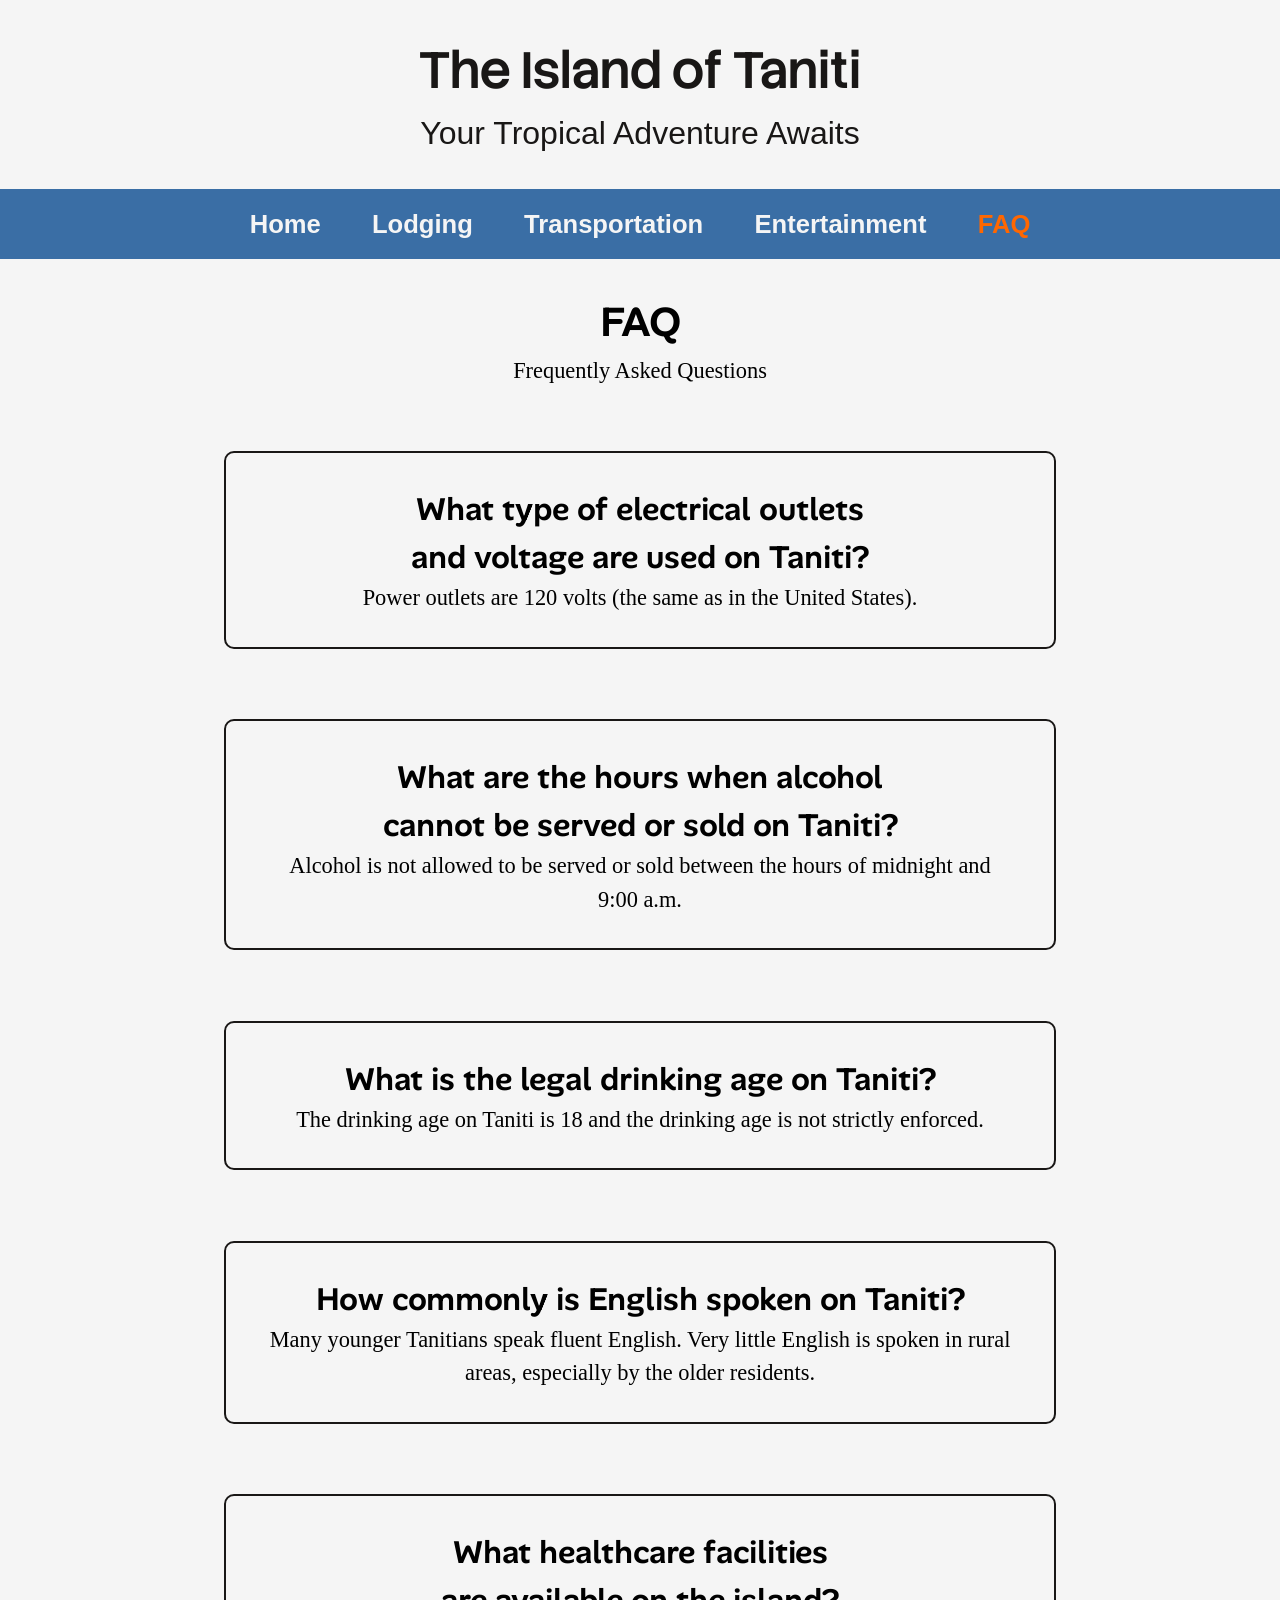
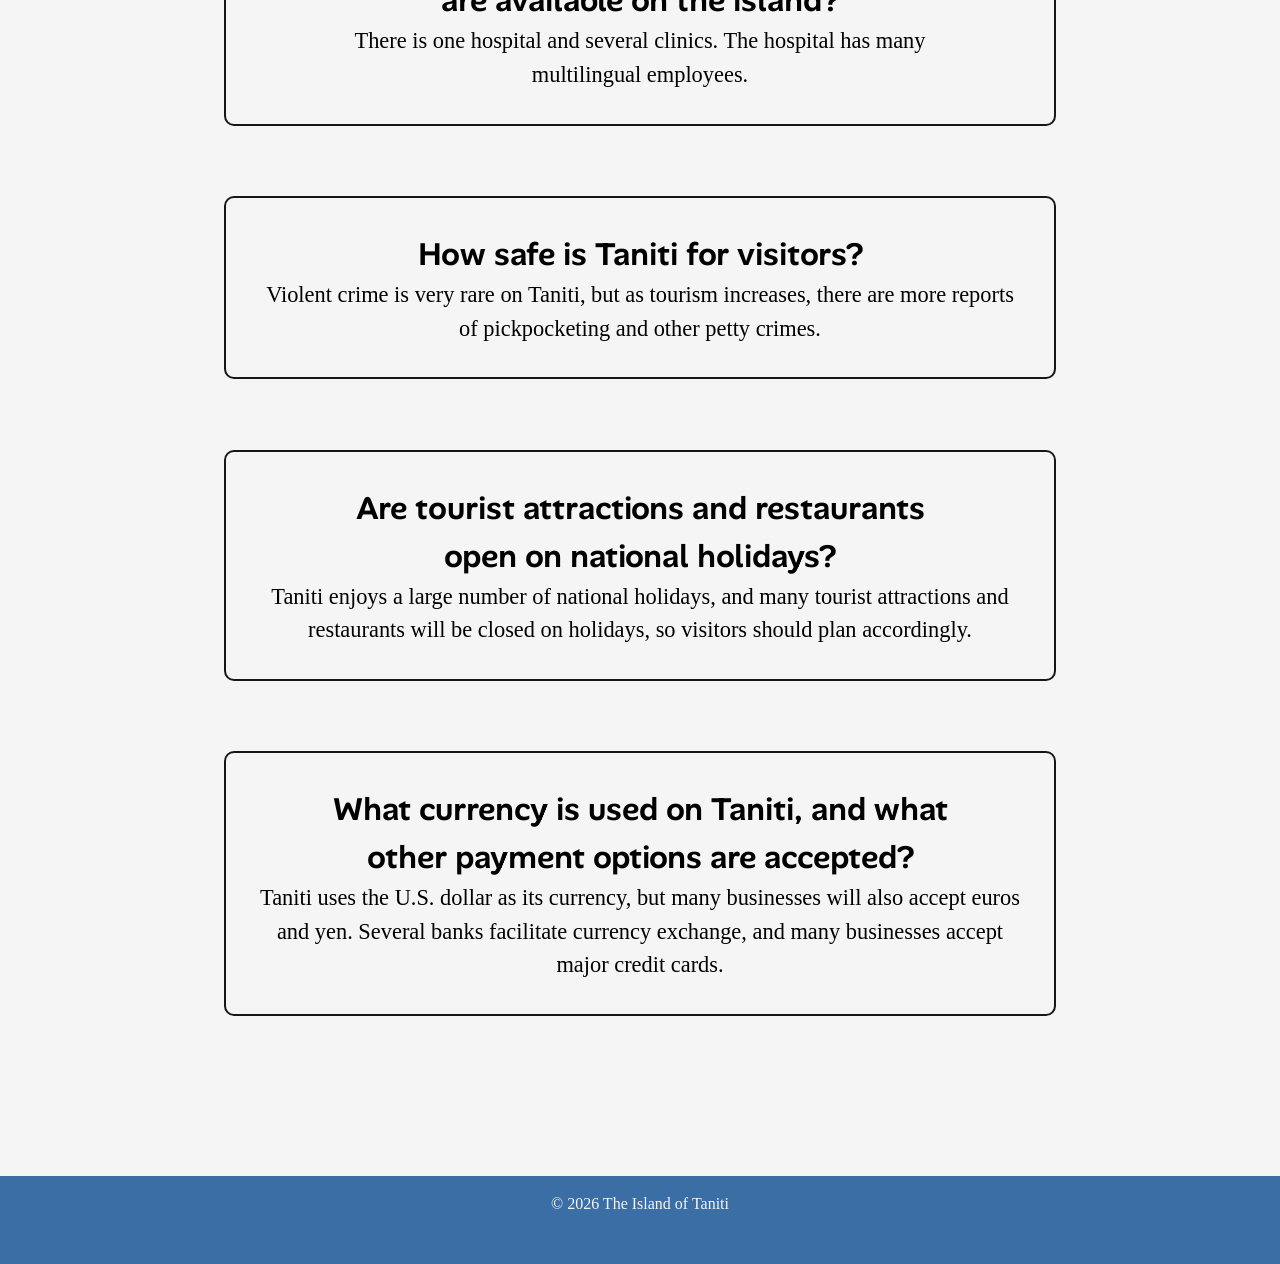
<file: faq.html>
<!doctype html>
<html lang="en">
  <head>
    <meta charset="UTF-8" />
    <meta name="viewport" content="width=device-width, initial-scale=1.0" />
    <title>Home - The Island of Taniti</title>
    <link rel="stylesheet" href="styles.css" />
    <link rel="preconnect" href="https://fonts.googleapis.com" />
    <link rel="preconnect" href="https://fonts.gstatic.com" crossorigin />
    <link
      href="https://fonts.googleapis.com/css2?family=Stack+Sans+Headline:wght@200..700&display=swap"
      rel="stylesheet"
    />
    <link
      href="https://fonts.googleapis.com/css2?family=Alan+Sans:wght@300..900&display=swap"
      rel="stylesheet"
    />
  </head>
  <body>
    <header>
      <div class="logo-text">
        <h1>The Island of Taniti</h1>
        <h2>Your Tropical Adventure Awaits</h2>
      </div>
      <nav>
        <a href="index.html">Home</a>
        <a href="lodging.html">Lodging</a>
        <a href="transportation.html">Transportation</a>
        <a href="entertainment.html">Entertainment</a>
        <a href="faq.html" class="current-page">FAQ</a>
      </nav>
    </header>
    <main>
      <div class="info heading">
        <h3>FAQ</h3>
        <p>Frequently Asked Questions</p>
      </div>
      <div class="qa-container">
        <div class="component qa">
          <div class="info">
            <h4>
              What type of electrical outlets and voltage are used on Taniti?
            </h4>
            <p>
              Power outlets are 120 volts (the same as in the United States).
            </p>
          </div>
        </div>
        <div class="component qa">
          <div class="info">
            <h4>
              What are the hours when alcohol cannot be served or sold on
              Taniti?
            </h4>
            <p>
              Alcohol is not allowed to be served or sold between the hours of
              midnight and 9:00 a.m.
            </p>
          </div>
        </div>
        <div class="component qa">
          <div class="info">
            <h4>What is the legal drinking age on Taniti?</h4>
            <p>
              The drinking age on Taniti is 18 and the drinking age is not
              strictly enforced.
            </p>
          </div>
        </div>
        <div class="component qa">
          <div class="info">
            <h4>How commonly is English spoken on Taniti?</h4>
            <p>
              Many younger Tanitians speak fluent English. Very little English
              is spoken in rural areas, especially by the older residents.
            </p>
          </div>
        </div>
        <div class="component qa">
          <div class="info">
            <h4>What healthcare facilities are available on the island?</h4>
            <p>
              There is one hospital and several clinics. The hospital has many
              multilingual employees.
            </p>
          </div>
        </div>
        <div class="component qa">
          <div class="info">
            <h4>How safe is Taniti for visitors?</h4>
            <p>
              Violent crime is very rare on Taniti, but as tourism increases,
              there are more reports of pickpocketing and other petty crimes.
            </p>
          </div>
        </div>
        <div class="component qa">
          <div class="info">
            <h4>
              Are tourist attractions and restaurants open on national holidays?
            </h4>
            <p>
              Taniti enjoys a large number of national holidays, and many
              tourist attractions and restaurants will be closed on holidays, so
              visitors should plan accordingly.
            </p>
          </div>
        </div>
        <div class="component qa">
          <div class="info">
            <h4>
              What currency is used on Taniti, and what other payment options
              are accepted?
            </h4>
            <p>
              Taniti uses the U.S. dollar as its currency, but many businesses
              will also accept euros and yen. Several banks facilitate currency
              exchange, and many businesses accept major credit cards.
            </p>
          </div>
        </div>
      </div>
    </main>
    <footer>
      <span>© 2026 The Island of Taniti</span>
    </footer>
  </body>
</html>
</file>
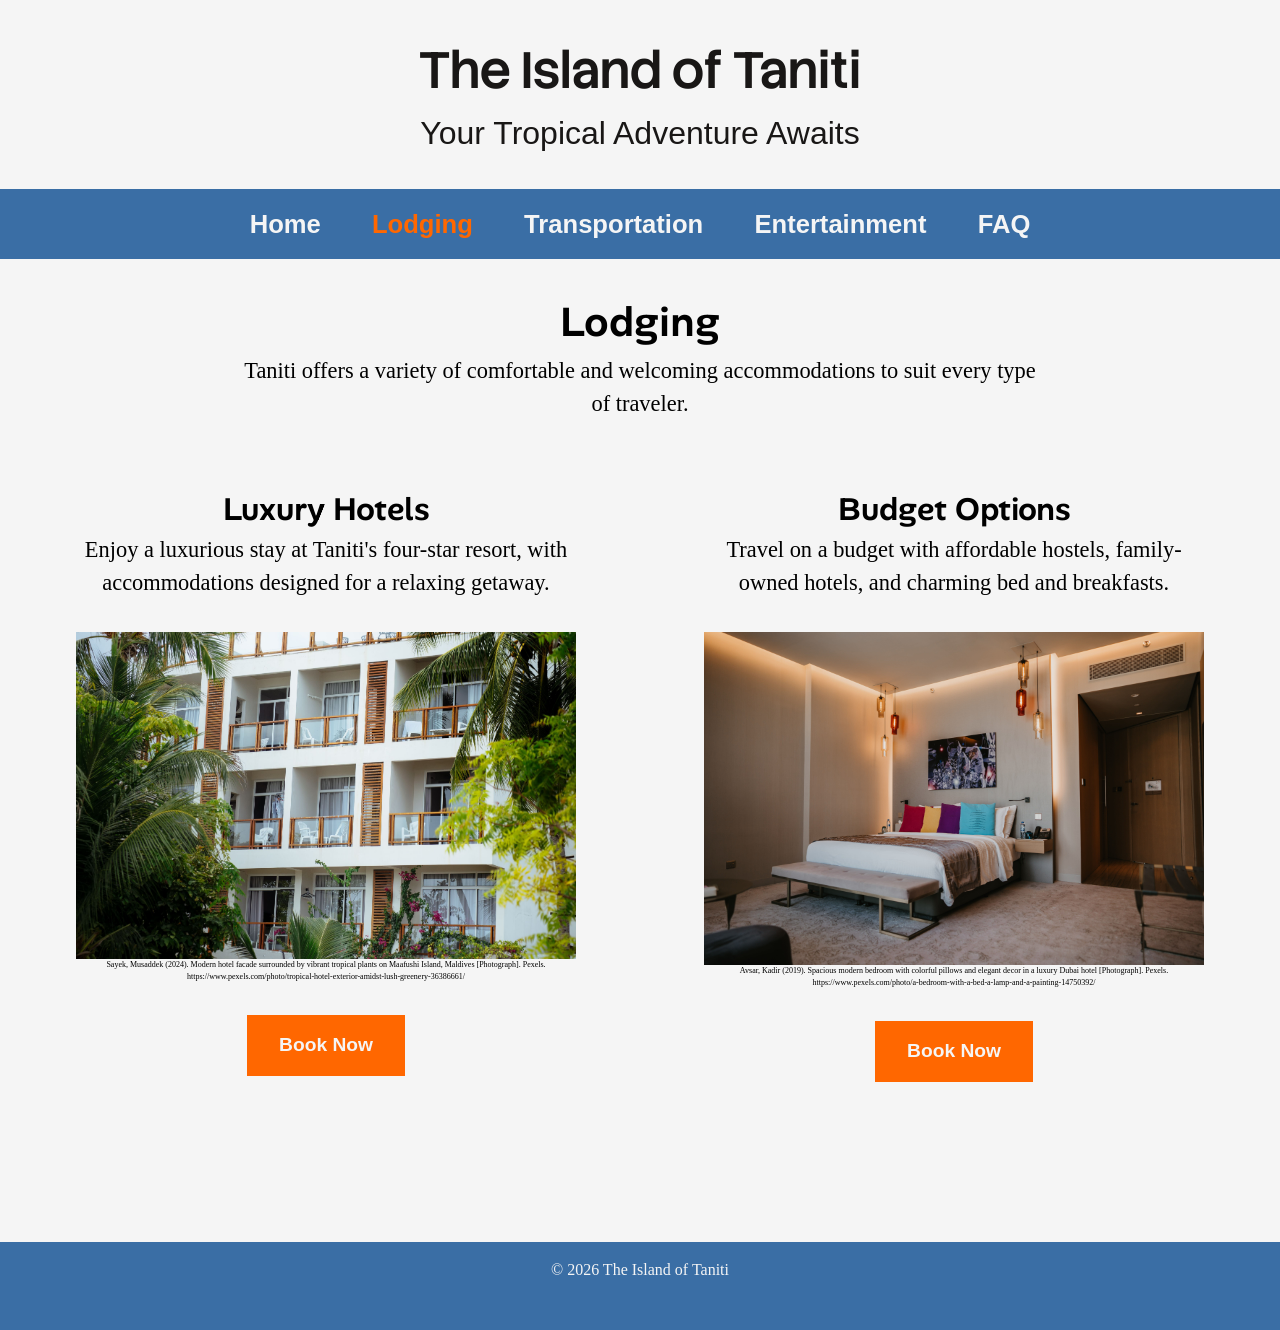
<file: lodging.html>
<!doctype html>
<html lang="en">
  <head>
    <meta charset="UTF-8" />
    <meta name="viewport" content="width=device-width, initial-scale=1.0" />
    <title>Home - The Island of Taniti</title>
    <link rel="stylesheet" href="styles.css" />
    <link rel="preconnect" href="https://fonts.googleapis.com" />
    <link rel="preconnect" href="https://fonts.gstatic.com" crossorigin />
    <link
      href="https://fonts.googleapis.com/css2?family=Stack+Sans+Headline:wght@200..700&display=swap"
      rel="stylesheet"
    />
    <link
      href="https://fonts.googleapis.com/css2?family=Alan+Sans:wght@300..900&display=swap"
      rel="stylesheet"
    />
  </head>
  <body>
    <header>
      <div class="logo-text">
        <h1>The Island of Taniti</h1>
        <h2>Your Tropical Adventure Awaits</h2>
      </div>
      <nav>
        <a href="index.html">Home</a>
        <a href="lodging.html" class="current-page">Lodging</a>
        <a href="transportation.html">Transportation</a>
        <a href="entertainment.html">Entertainment</a>
        <a href="faq.html">FAQ</a>
      </nav>
    </header>
    <main>
      <div class="info heading">
        <h3>Lodging</h3>
        <p>
          Taniti offers a variety of comfortable and welcoming accommodations to
          suit every type of traveler.
        </p>
      </div>
      <div class="container">
        <div class="component">
          <div class="info">
            <h4>Luxury Hotels</h4>
            <p>
              Enjoy a luxurious stay at Taniti's four-star resort, with
              accommodations designed for a relaxing getaway.
            </p>
          </div>
          <figure>
            <img src="./images/hotel.jpg" alt="Luxury Hotel" />
            <figcaption>
              Sayek, Musaddek (2024). Modern hotel facade surrounded by vibrant
              tropical plants on Maafushi Island, Maldives [Photograph]. Pexels.
              https://www.pexels.com/photo/tropical-hotel-exterior-amidst-lush-greenery-36386661/
            </figcaption>
          </figure>
          <button class="book-now-button">Book Now</button>
        </div>
        <div class="component">
          <div class="info">
            <h4>Budget Options</h4>
            <p>
              Travel on a budget with affordable hostels, family-owned hotels,
              and charming bed and breakfasts.
            </p>
          </div>
          <figure>
            <img
              src="./images/bed-and-breakfast.jpg"
              alt="Bed and Breakfast Hostel"
            />
            <figcaption>
              Avsar, Kadir (2019). Spacious modern bedroom with colorful pillows
              and elegant decor in a luxury Dubai hotel [Photograph]. Pexels.
              https://www.pexels.com/photo/a-bedroom-with-a-bed-a-lamp-and-a-painting-14750392/
            </figcaption>
          </figure>
          <button class="book-now-button">Book Now</button>
        </div>
      </div>
    </main>
    <footer>
      <span>© 2026 The Island of Taniti</span>
    </footer>
  </body>
</html>
</file>
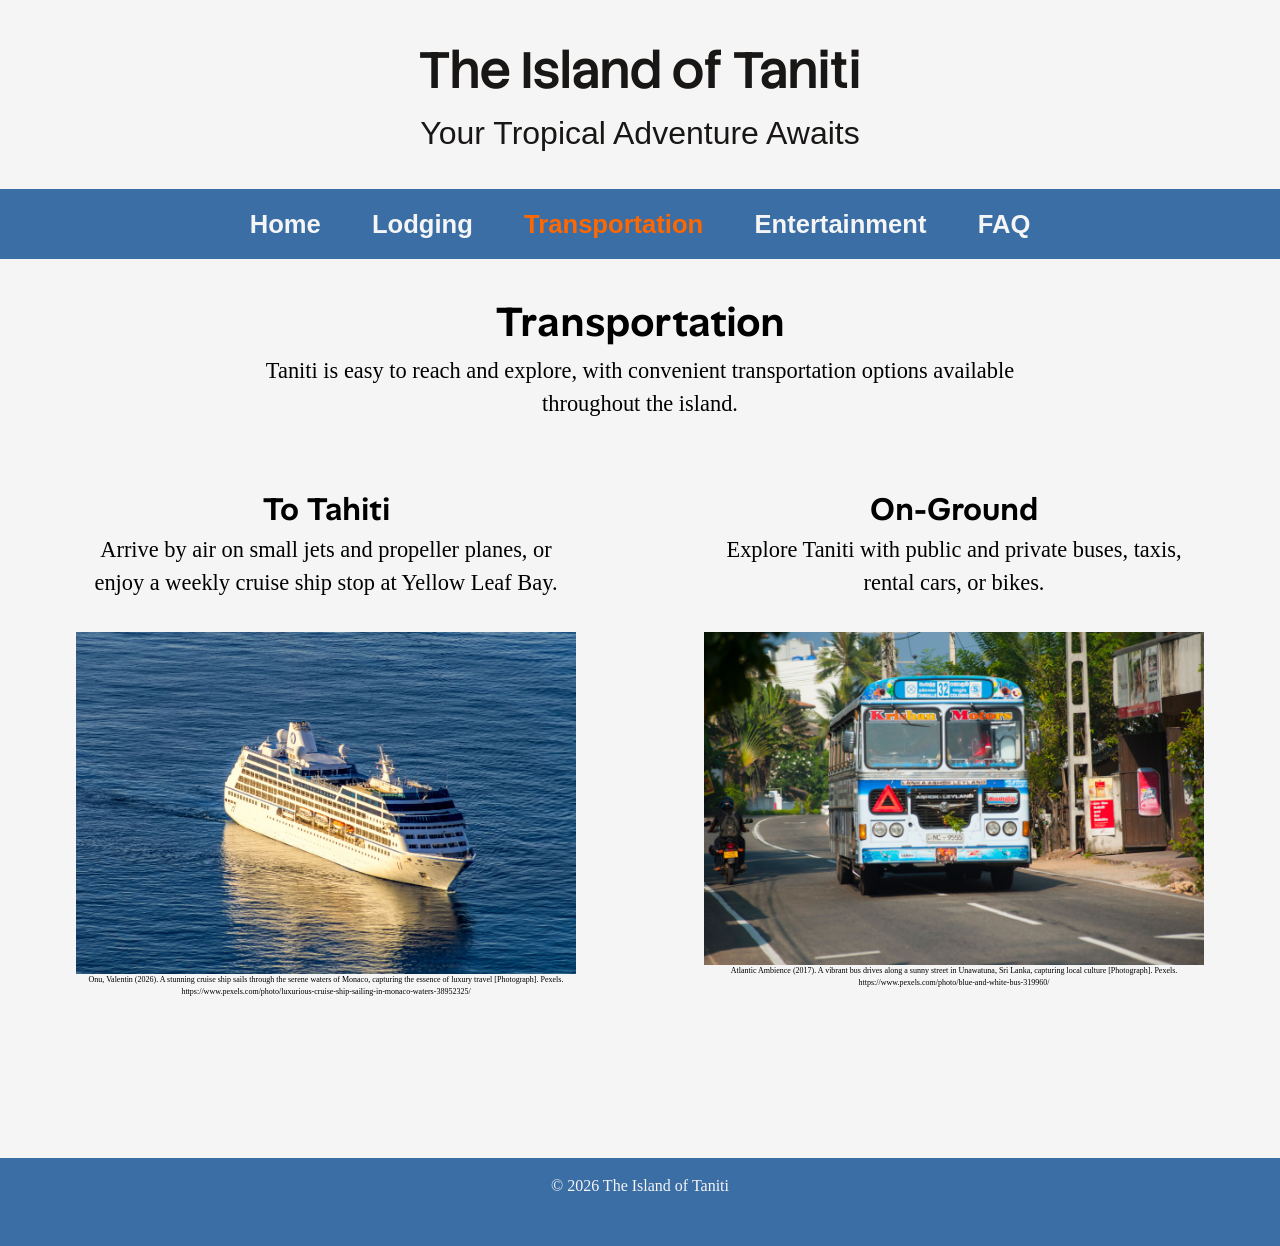
<file: transportation.html>
<!doctype html>
<html lang="en">
  <head>
    <meta charset="UTF-8" />
    <meta name="viewport" content="width=device-width, initial-scale=1.0" />
    <title>Home - The Island of Taniti</title>
    <link rel="stylesheet" href="styles.css" />
    <link rel="preconnect" href="https://fonts.googleapis.com" />
    <link rel="preconnect" href="https://fonts.gstatic.com" crossorigin />
    <link
      href="https://fonts.googleapis.com/css2?family=Stack+Sans+Headline:wght@200..700&display=swap"
      rel="stylesheet"
    />
    <link
      href="https://fonts.googleapis.com/css2?family=Alan+Sans:wght@300..900&display=swap"
      rel="stylesheet"
    />
  </head>
  <body>
    <header>
      <div class="logo-text">
        <h1>The Island of Taniti</h1>
        <h2>Your Tropical Adventure Awaits</h2>
      </div>
      <nav>
        <a href="index.html">Home</a>
        <a href="lodging.html">Lodging</a>
        <a href="transportation.html" class="current-page">Transportation</a>
        <a href="entertainment.html">Entertainment</a>
        <a href="faq.html">FAQ</a>
      </nav>
    </header>
    <main>
      <div class="info heading">
        <h3>Transportation</h3>
        <p>
          Taniti is easy to reach and explore, with convenient transportation
          options available throughout the island.
        </p>
      </div>
      <div class="container">
        <div class="component">
          <div class="info">
            <h4>To Tahiti</h4>
            <p>
              Arrive by air on small jets and propeller planes, or enjoy a
              weekly cruise ship stop at Yellow Leaf Bay.
            </p>
          </div>
          <figure>
            <img src="./images/cruise.jpg" alt="Cruise Ship" />
            <figcaption>
              Onu, Valentin (2026). A stunning cruise ship sails through the
              serene waters of Monaco, capturing the essence of luxury travel
              [Photograph]. Pexels.
              https://www.pexels.com/photo/luxurious-cruise-ship-sailing-in-monaco-waters-38952325/
            </figcaption>
          </figure>
        </div>
        <div class="component">
          <div class="info">
            <h4>On-Ground</h4>
            <p>
              Explore Taniti with public and private buses, taxis, rental cars,
              or bikes.
            </p>
          </div>
          <figure>
            <img src="./images/bus.jpg" alt="Taniti Public Bus" />
            <figcaption>
              Atlantic Ambience (2017). A vibrant bus drives along a sunny
              street in Unawatuna, Sri Lanka, capturing local culture
              [Photograph]. Pexels.
              https://www.pexels.com/photo/blue-and-white-bus-319960/
            </figcaption>
          </figure>
        </div>
      </div>
    </main>
    <footer>
      <span>© 2026 The Island of Taniti</span>
    </footer>
  </body>
</html>
</file>
<file: styles.css>
:root {
  --nav: #3a6ea5;
  --carbon-black: #191716;
  --off-white: #f5f5f5;
  --very-orange: #ff6700;
}
*,
*::before,
*::after {
  box-sizing: border-box;
}

*:not(dialog) {
  margin: 0;
}

body {
  line-height: 1.5;
  min-height: 100vh;
  display: flex;
  flex-direction: column;
  align-items: column;
  background-color: var(--off-white);
}

img,
picture,
video,
canvas,
svg {
  display: block;
  max-width: 100%;
}

input,
button,
textarea,
select {
  font: inherit;
}

p,
h1,
h2,
h3,
h4,
h5,
h6 {
  overflow-wrap: break-word;
}

p {
  text-wrap: pretty;
  font-family: Calibri, "Trebuchet MS", sans-serifk;
}
h1,
h2,
h3,
h4,
h5,
h6 {
  text-wrap: balance;
}

h1 {
  font-family: "Stack Sans Headline", sans-serif;
  font-weight: 500;
  font-size: 3.2rem;
  text-align: center;
  color: var(--carbon-black);
}

h2 {
  font-family: Calibri, "Trebuchet MS", sans-serif;
  font-weight: lighter;
  font-size: 2rem;
  text-align: center;
  color: var(--carbon-black);
}

h3,
h4 {
  font-family: "Alan Sans", sans-serif;
  font-weight: 600;
  font-size: 2.6rem;
}

h4 {
  font-size: 2rem;
}

.logo-text {
  margin-top: 2rem;
}

nav {
  display: flex;
  justify-content: center;
  gap: 3.2rem;
  margin: 2rem 0 2rem 0;

  width: 100%;
  background-color: var(--nav);
  padding: 1rem;
}

nav a {
  color: var(--off-white);
  font-family: Arial, Helvetica, sans-serif;
  font-weight: bold;
  font-size: 1.6rem;
  text-decoration: none;
  cursor: pointer;
  transition: transform 0.3s ease-in-out;
}

nav a:hover {
  transform: translateY(-2px);
}

.current-page {
  color: var(--very-orange);
}

main {
  flex: 1;
  display: flex;
  flex-direction: column;
  align-items: center;
  gap: 1.4rem;

  width: 65%;
  margin: 0 auto 0 auto;
}

.container {
  display: grid;
  grid-template-columns: 1fr 1fr;
  gap: 8rem;
}

.qa-container {
  display: flex;
  flex-direction: column;
  align-items: center;
  gap: 4.4rem;
}

figure {
  justify-content: center;
}

img {
  width: 600px;
}

.info {
  display: flex;
  flex-direction: column;
  align-items: center;
  font-size: 1.4rem;

  text-align: center;
}

.heading {
  margin-bottom: 2.6rem;
}

.component {
  display: flex;
  flex-direction: column;
  align-items: center;
  gap: 2rem;
  width: 500px;
}

.qa {
  width: 100%;
  padding: 2rem;
  border: solid var(--carbon-black) 2px;
  border-radius: 10px;
}

.component img {
  width: 500px;
}

.book-now-button {
  font-family: Arial, Helvetica, sans-serif;
  font-weight: bold;
  font-size: 1.2rem;
  color: var(--off-white);
  padding: 1rem 2rem 1rem 2rem;
  background-color: var(--very-orange);
  border: none;
  cursor: pointer;
  transition: transform 0.3s ease-in-out;
}

.book-now-button:hover {
  transform: translateY(-2px);
}

figure {
  display: flex;
  flex-direction: column;
  align-items: center;
  text-align: center;
}

figcaption {
  font-size: 0.5rem;
}

footer {
  width: 100%;
  text-align: center;
  background-color: var(--nav);
  padding: 1rem 0 3rem 0;
  margin: 10rem 0 0 0;
}

footer span {
  color: var(--off-white);
}
</file>
